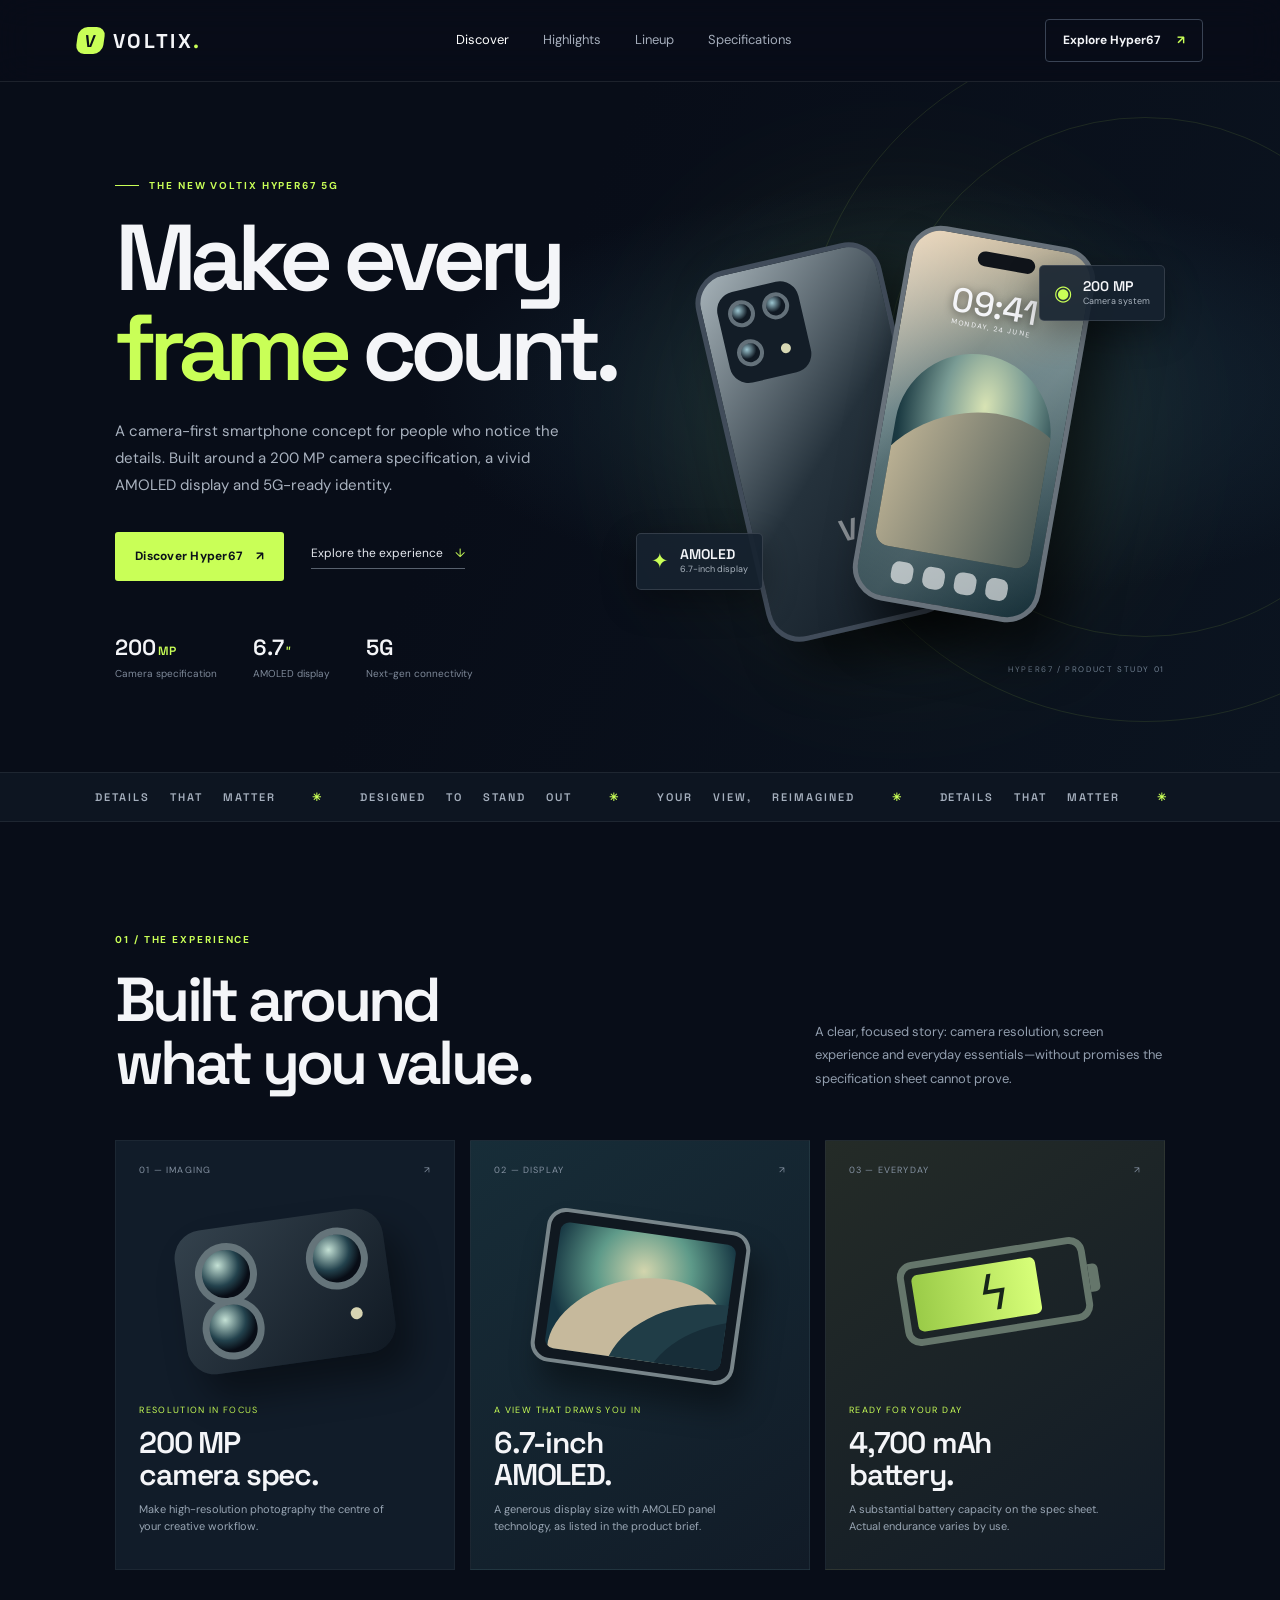
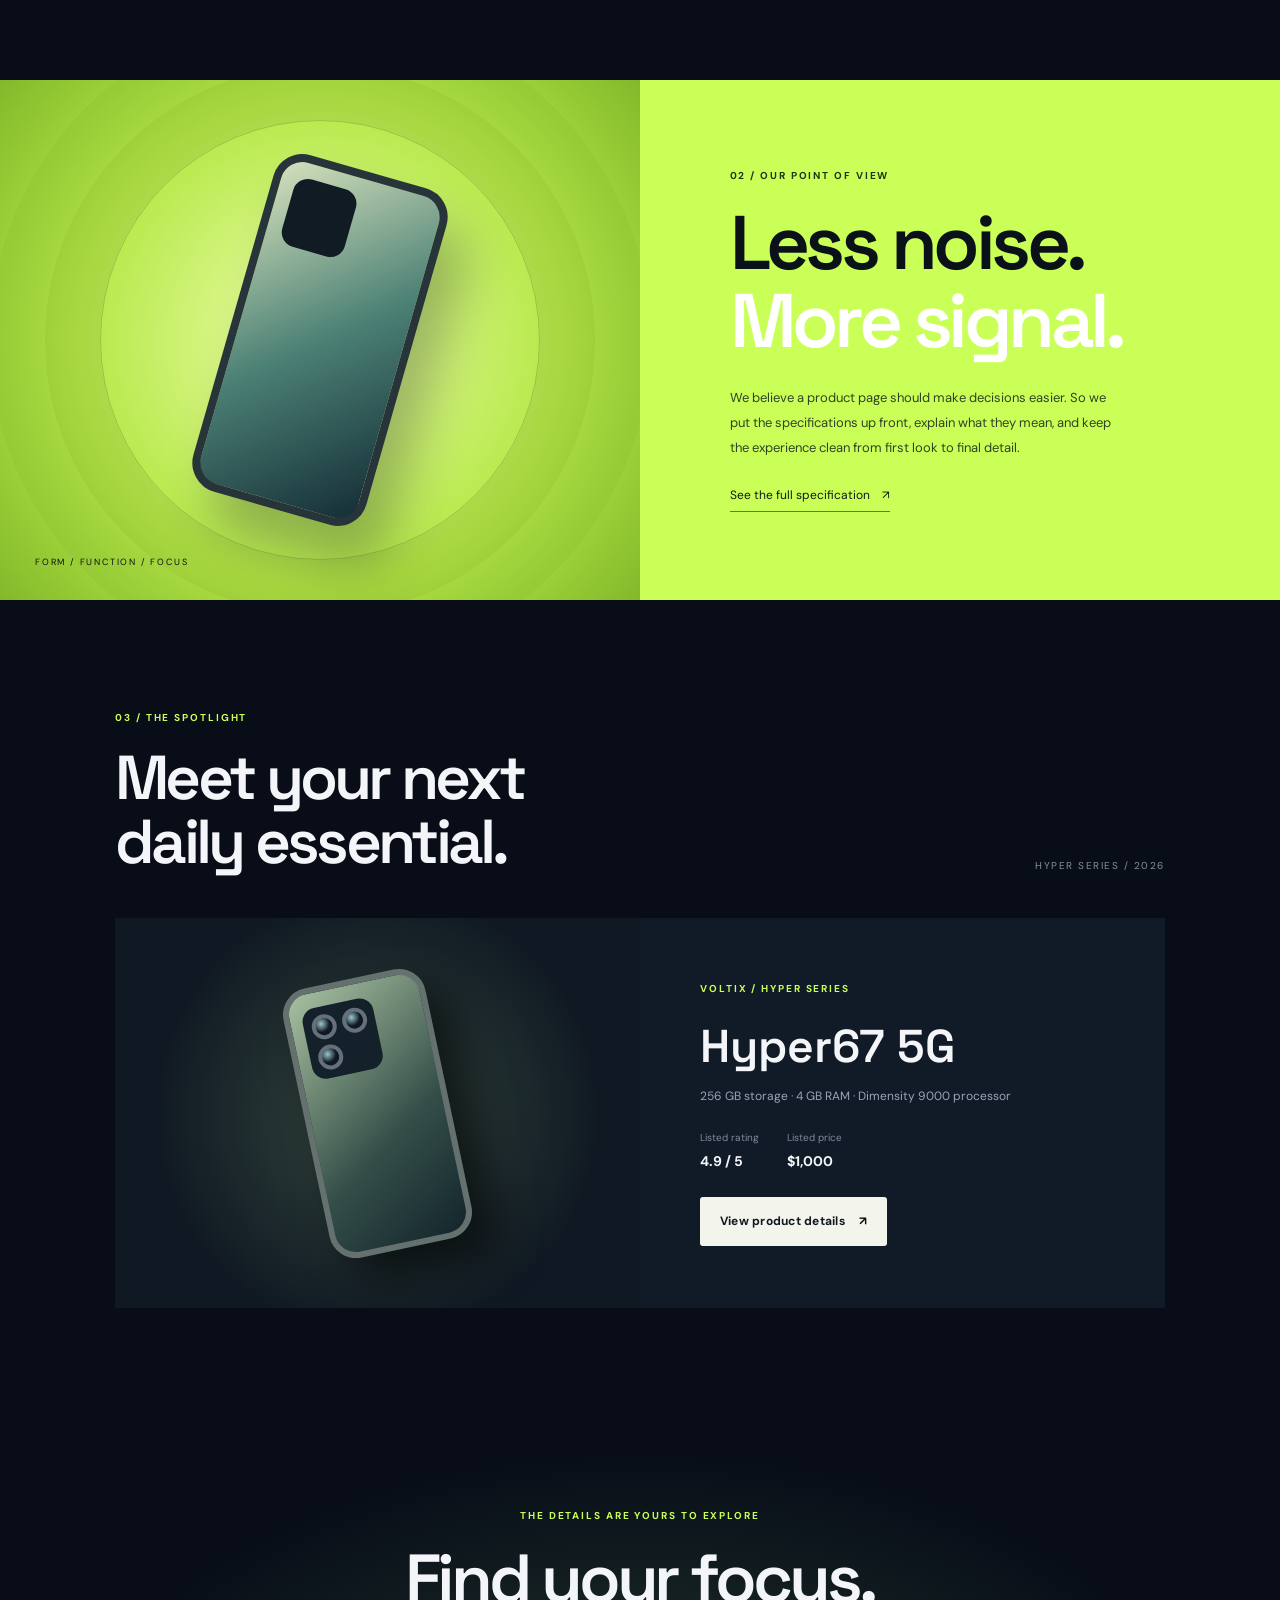
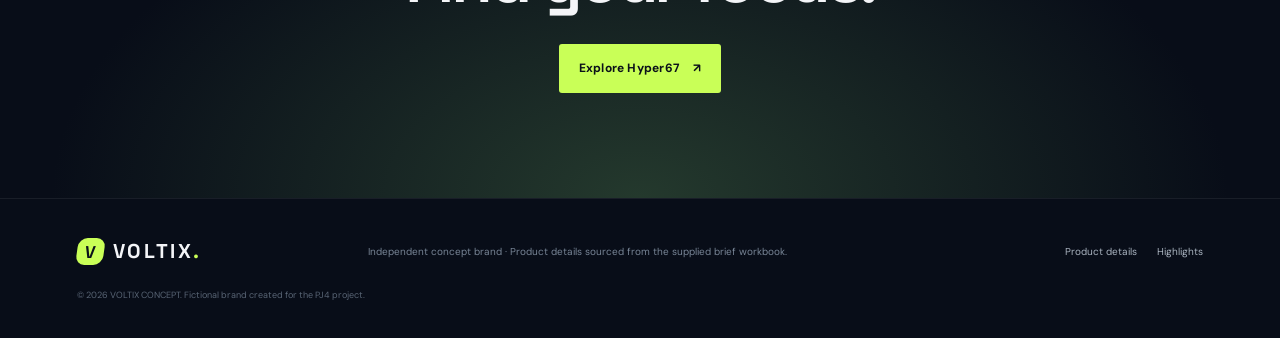
<file: index.html>
<!DOCTYPE html>
<html lang="en">
<head>
  <meta charset="UTF-8"><meta name="viewport" content="width=device-width, initial-scale=1">
  <meta name="theme-color" content="#080d18">
  <meta name="description" content="Meet the Voltix Hyper67 5G. A camera-first smartphone concept built around the specifications in the PJ4 product brief.">
  <title>VOLTIX — Make every frame count</title>
  <link rel="preconnect" href="https://fonts.googleapis.com"><link rel="preconnect" href="https://fonts.gstatic.com" crossorigin>
  <link href="https://fonts.googleapis.com/css2?family=DM+Sans:wght@400;500;600;700&family=Space+Grotesk:wght@400;500;600;700&display=swap" rel="stylesheet">
  <link rel="stylesheet" href="styles.css">
</head>
<body>
<header class="site-header">
  <a class="wordmark" href="index.html"><span class="brand-mark">V</span> VOLTIX<span class="wordmark-dot">.</span></a>
  <button class="menu-toggle" aria-label="Open menu" aria-expanded="false">☰</button>
  <nav class="main-nav"><a class="active" href="index.html">Discover</a><a href="#highlights">Highlights</a><a href="#lineup">Lineup</a><a href="product.html">Specifications</a></nav>
  <a class="nav-cta" href="product.html">Explore Hyper67 <span>↗</span></a>
</header>
<main>
  <section class="hero">
    <div class="hero-orbit orbit-one"></div><div class="hero-orbit orbit-two"></div>
    <div class="hero-copy">
      <p class="eyebrow"><span class="eyebrow-line"></span> THE NEW VOLTIX HYPER67 5G</p>
      <h1>Make every<br><em>frame</em> count.</h1>
      <p class="hero-sub">A camera-first smartphone concept for people who notice the details. Built around a 200 MP camera specification, a vivid AMOLED display and 5G-ready identity.</p>
      <div class="hero-actions"><a class="button button-primary" href="product.html">Discover Hyper67 <span>↗</span></a><a class="text-link" href="#highlights">Explore the experience <span>↓</span></a></div>
      <div class="hero-proof"><div><strong>200<span>MP</span></strong><small>Camera specification</small></div><div><strong>6.7<span>″</span></strong><small>AMOLED display</small></div><div><strong>5G</strong><small>Next-gen connectivity</small></div></div>
    </div>
    <div class="hero-visual" aria-label="Abstract product render of a dark smartphone">
      <div class="visual-glow"></div><div class="phone phone-back"><div class="camera-island"><i></i><i></i><i></i><b></b></div><span class="phone-logo">V</span></div>
      <div class="phone phone-front"><div class="screen-shine"></div><div class="screen-time">09:41</div><div class="screen-date">MONDAY, 24 JUNE</div><div class="screen-wallpaper"><span></span></div><div class="screen-dock"><i></i><i></i><i></i><i></i></div><div class="dynamic-island"></div></div>
      <div class="float-tag tag-camera"><span class="tag-icon">◉</span><div><b>200 MP</b><small>Camera system</small></div></div>
      <div class="float-tag tag-display"><span class="tag-icon">✦</span><div><b>AMOLED</b><small>6.7-inch display</small></div></div>
      <div class="visual-caption">HYPER67 / PRODUCT STUDY 01</div>
    </div>
  </section>
  <section class="ticker"><div>DETAILS THAT MATTER <span>✳</span> DESIGNED TO STAND OUT <span>✳</span> YOUR VIEW, REIMAGINED <span>✳</span> DETAILS THAT MATTER <span>✳</span></div></section>
  <section class="section highlights" id="highlights">
    <div class="section-heading"><div><p class="eyebrow">01 / THE EXPERIENCE</p><h2>Built around<br>what you value.</h2></div><p class="section-intro">A clear, focused story: camera resolution, screen experience and everyday essentials—without promises the specification sheet cannot prove.</p></div>
    <div class="feature-grid">
      <article class="feature-card feature-camera"><div class="feature-top"><span>01 — IMAGING</span><span>↗</span></div><div class="camera-art"><div class="lens lens-a"></div><div class="lens lens-b"></div><div class="lens lens-c"></div><div class="lens-flare"></div></div><div><p class="feature-kicker">RESOLUTION IN FOCUS</p><h3>200 MP<br>camera spec.</h3><p>Make high-resolution photography the centre of your creative workflow.</p></div></article>
      <article class="feature-card feature-screen"><div class="feature-top"><span>02 — DISPLAY</span><span>↗</span></div><div class="screen-art"><div class="screen-art-inner"><span></span><span></span><span></span></div></div><div><p class="feature-kicker">A VIEW THAT DRAWS YOU IN</p><h3>6.7-inch<br>AMOLED.</h3><p>A generous display size with AMOLED panel technology, as listed in the product brief.</p></div></article>
      <article class="feature-card feature-power"><div class="feature-top"><span>03 — EVERYDAY</span><span>↗</span></div><div class="battery-art"><div class="battery-shape"><div></div></div><span class="bolt">ϟ</span></div><div><p class="feature-kicker">READY FOR YOUR DAY</p><h3>4,700 mAh<br>battery.</h3><p>A substantial battery capacity on the spec sheet. Actual endurance varies by use.</p></div></article>
    </div>
  </section>
  <section class="manifesto"><div class="manifesto-art"><div class="mini-phone"></div><div class="manifesto-ring"></div><span class="manifesto-label">FORM / FUNCTION / FOCUS</span></div><div class="manifesto-copy"><p class="eyebrow">02 / OUR POINT OF VIEW</p><h2>Less noise.<br><em>More signal.</em></h2><p>We believe a product page should make decisions easier. So we put the specifications up front, explain what they mean, and keep the experience clean from first look to final detail.</p><a class="text-link" href="product.html">See the full specification <span>↗</span></a></div></section>
  <section class="section lineup" id="lineup"><div class="section-heading"><div><p class="eyebrow">03 / THE SPOTLIGHT</p><h2>Meet your next<br>daily essential.</h2></div><span class="lineup-index">HYPER SERIES / 2026</span></div>
    <div class="product-strip"><div class="strip-product"><div class="strip-phone"><div class="strip-cameras"><i></i><i></i><i></i></div></div></div><div class="strip-copy"><p class="eyebrow">VOLTIX / HYPER SERIES</p><h3>Hyper67 5G</h3><p>256 GB storage · 4 GB RAM · Dimensity 9000 processor</p><div class="strip-meta"><span>Listed rating <b>4.9 / 5</b></span><span>Listed price <b>$1,000</b></span></div><a class="button button-light" href="product.html">View product details <span>↗</span></a></div></div>
  </section>
  <section class="closing"><p class="eyebrow">THE DETAILS ARE YOURS TO EXPLORE</p><h2>Find your focus.</h2><a class="button button-primary" href="product.html">Explore Hyper67 <span>↗</span></a></section>
</main>
<footer class="footer"><a class="wordmark" href="index.html"><span class="brand-mark">V</span> VOLTIX<span class="wordmark-dot">.</span></a><p>Independent concept brand · Product details sourced from the supplied brief workbook.</p><div><a href="product.html">Product details</a><a href="#highlights">Highlights</a></div><small>© 2026 VOLTIX CONCEPT. Fictional brand created for the PJ4 project.</small></footer>
<script src="script.js"></script>
</body></html>
</file>
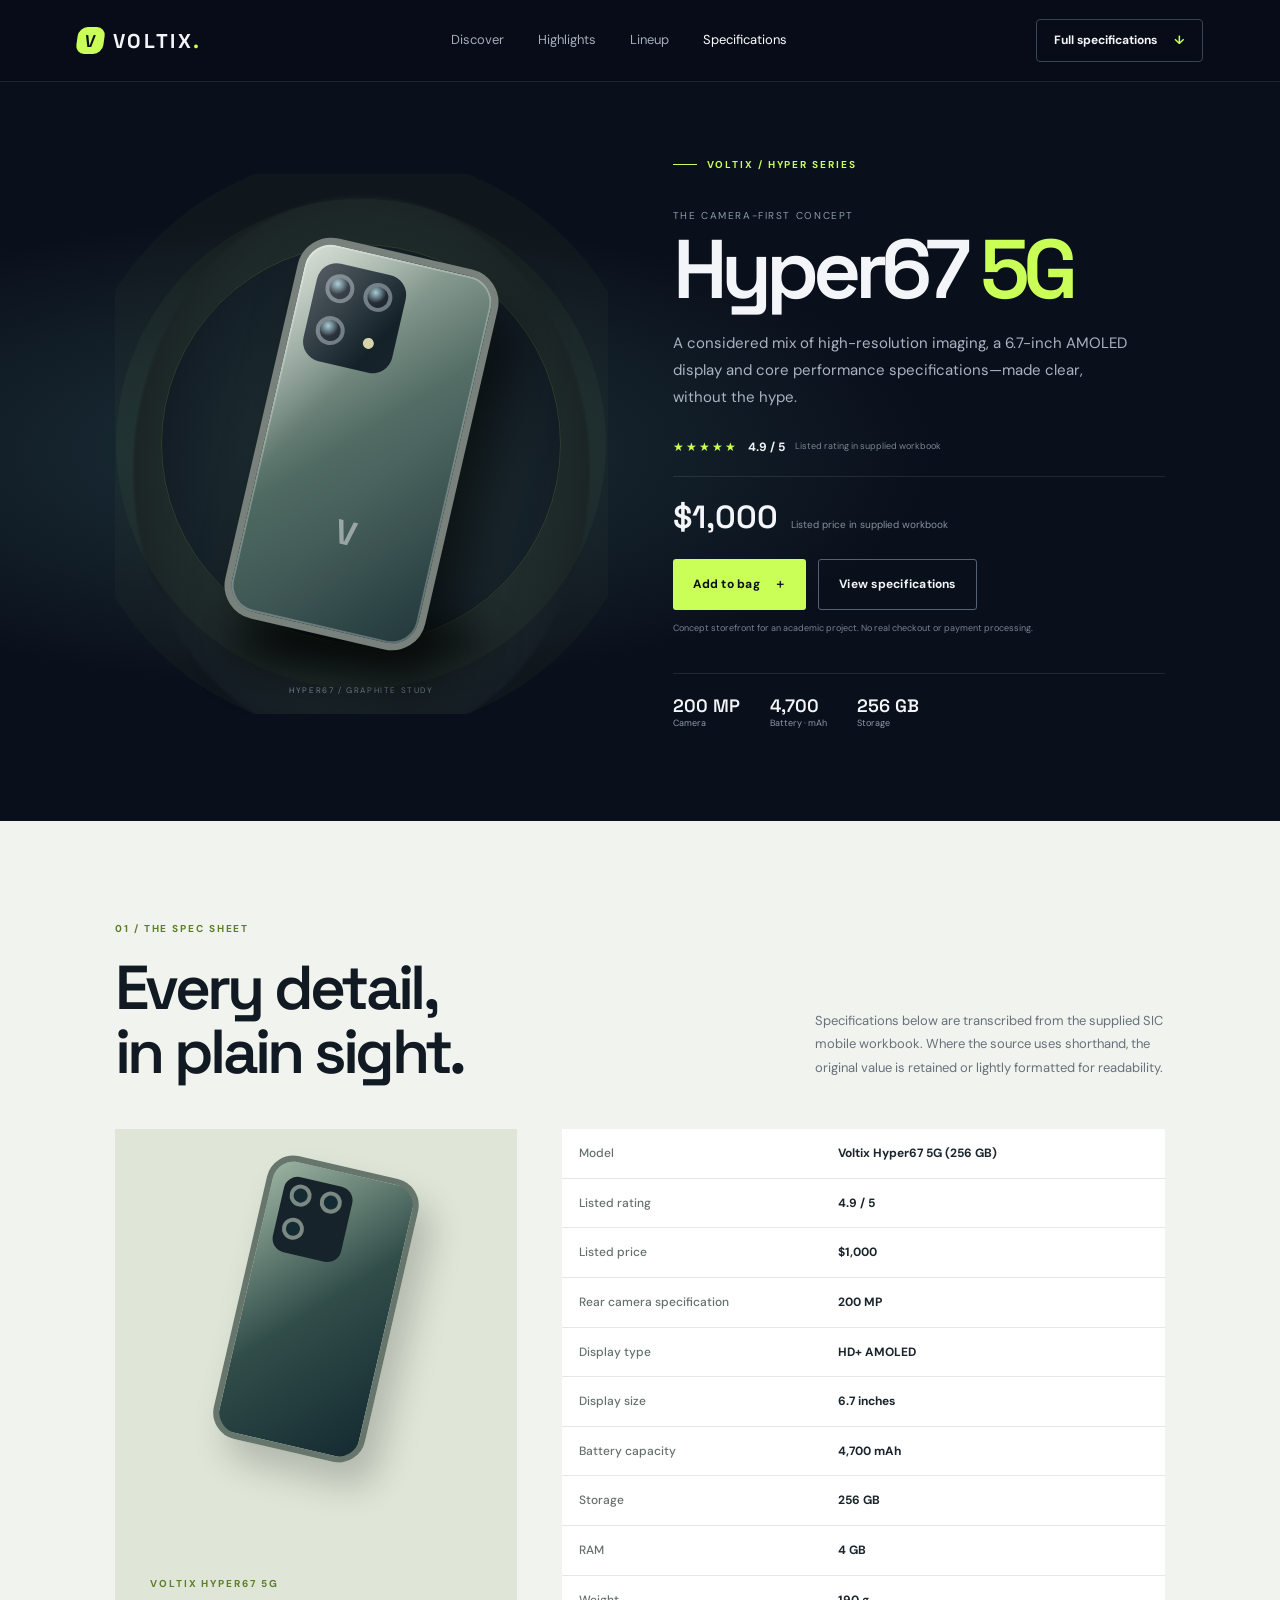
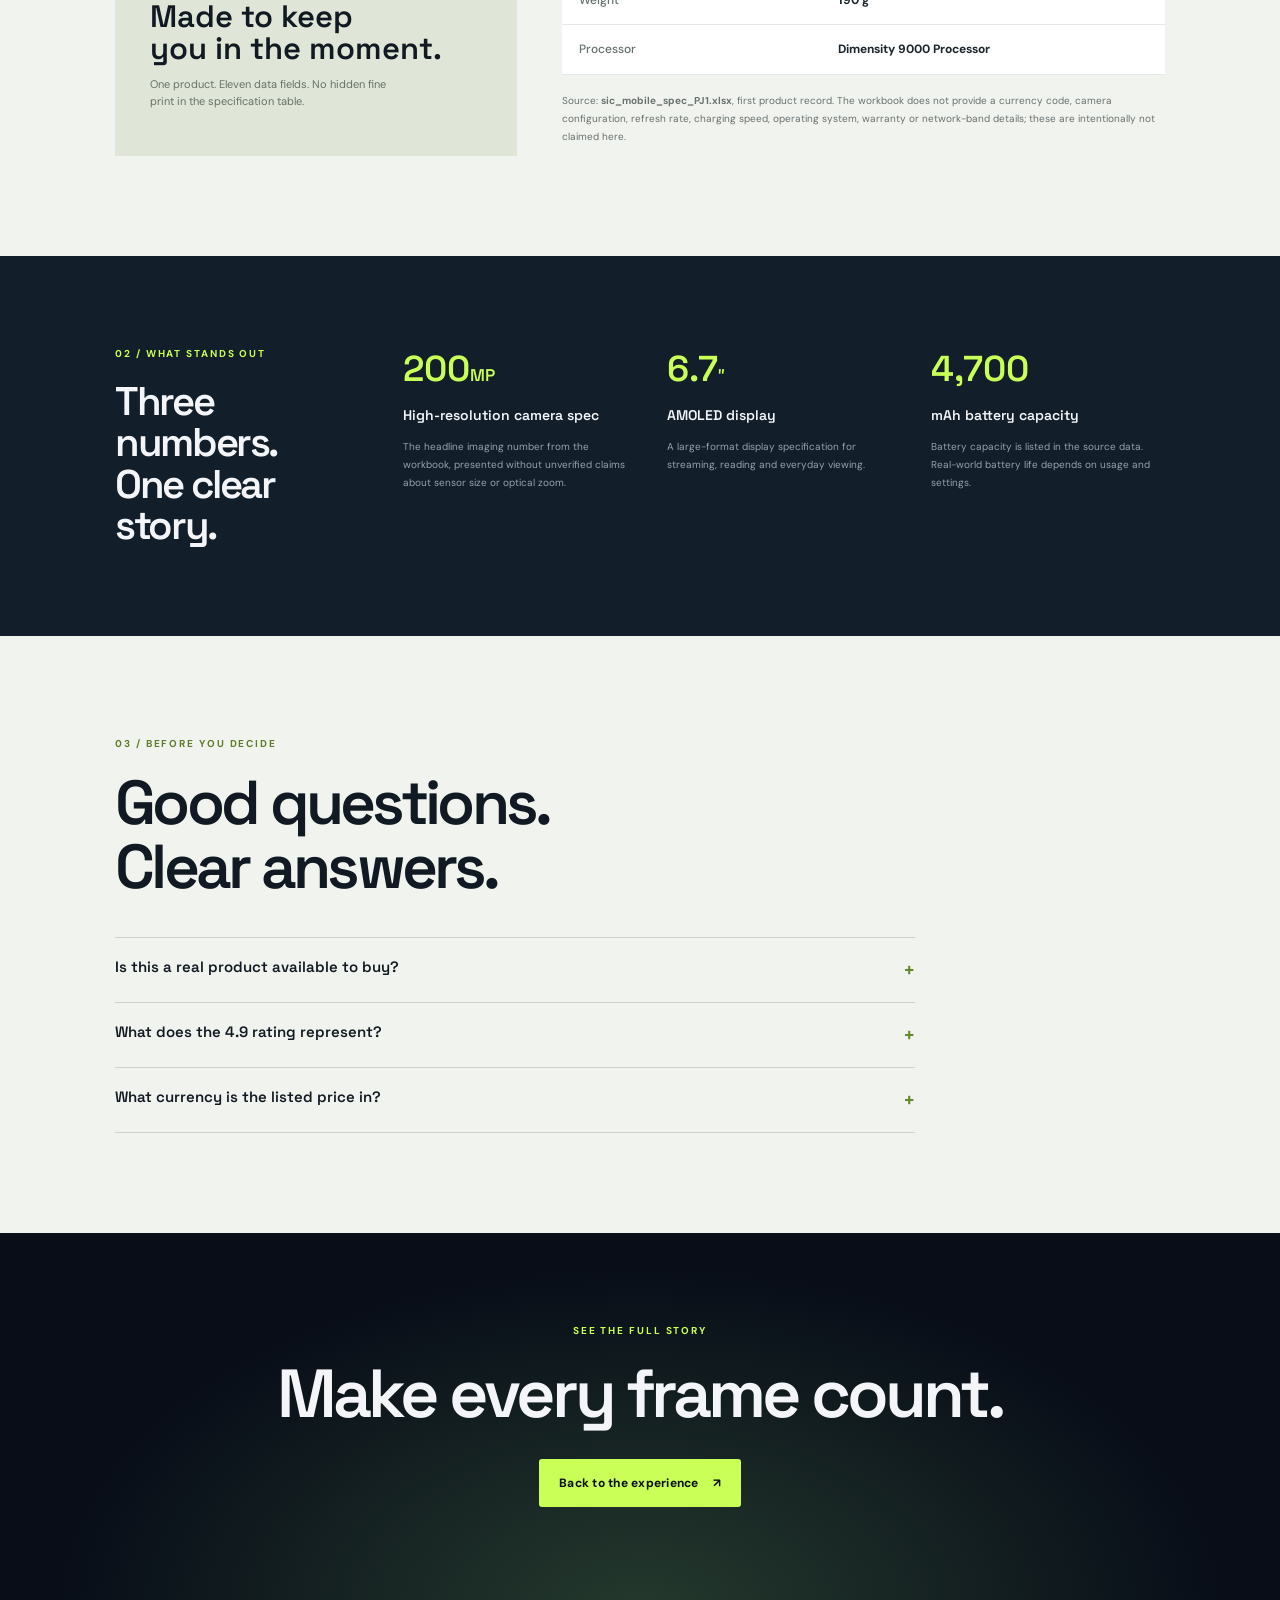
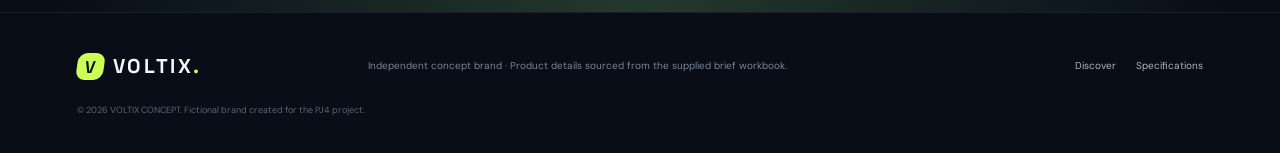
<file: product.html>
<!DOCTYPE html>
<html lang="en"><head><meta charset="UTF-8"><meta name="viewport" content="width=device-width, initial-scale=1"><meta name="theme-color" content="#080d18"><title>Hyper67 5G — Product details | VOLTIX</title><link rel="preconnect" href="https://fonts.googleapis.com"><link rel="preconnect" href="https://fonts.gstatic.com" crossorigin><link href="https://fonts.googleapis.com/css2?family=DM+Sans:wght@400;500;600;700&family=Space+Grotesk:wght@400;500;600;700&display=swap" rel="stylesheet"><link rel="stylesheet" href="styles.css"></head>
<body class="product-page">
<header class="site-header"><a class="wordmark" href="index.html"><span class="brand-mark">V</span> VOLTIX<span class="wordmark-dot">.</span></a><button class="menu-toggle" aria-label="Open menu" aria-expanded="false">☰</button><nav class="main-nav"><a href="index.html">Discover</a><a href="index.html#highlights">Highlights</a><a href="index.html#lineup">Lineup</a><a class="active" href="product.html">Specifications</a></nav><a class="nav-cta" href="#specifications">Full specifications <span>↓</span></a></header>
<main>
<section class="product-hero">
 <div class="product-visual"><div class="product-halo"></div><div class="product-device"><div class="device-camera"><span></span><span></span><span></span><i></i></div><b>V</b></div><div class="device-shadow"></div><span class="visual-note">HYPER67 / GRAPHITE STUDY</span></div>
 <div class="product-intro"><p class="eyebrow"><span class="eyebrow-line"></span> VOLTIX / HYPER SERIES</p><p class="product-overline">THE CAMERA-FIRST CONCEPT</p><h1>Hyper67 <em>5G</em></h1><p class="product-lede">A considered mix of high-resolution imaging, a 6.7-inch AMOLED display and core performance specifications—made clear, without the hype.</p><div class="rating-line"><span class="stars">★★★★★</span><b>4.9 / 5</b><small>Listed rating in supplied workbook</small></div><div class="price-line"><strong>$1,000</strong><span>Listed price in supplied workbook</span></div><div class="buy-actions"><button class="button button-primary add-bag">Add to bag <span>＋</span></button><a class="button button-outline" href="#specifications">View specifications</a></div><p class="micro-note">Concept storefront for an academic project. No real checkout or payment processing.</p><div class="quick-specs"><div><b>200 MP</b><small>Camera</small></div><div><b>4,700</b><small>Battery · mAh</small></div><div><b>256 GB</b><small>Storage</small></div></div></div>
</section>
<section class="spec-section" id="specifications"><div class="section-heading"><div><p class="eyebrow">01 / THE SPEC SHEET</p><h2>Every detail,<br>in plain sight.</h2></div><p class="section-intro">Specifications below are transcribed from the supplied SIC mobile workbook. Where the source uses shorthand, the original value is retained or lightly formatted for readability.</p></div>
<div class="spec-layout"><div class="spec-feature"><div class="spec-feature-phone"><div class="spec-feature-cam"><i></i><i></i><i></i></div></div><p class="eyebrow">VOLTIX HYPER67 5G</p><h3>Made to keep<br>you in the moment.</h3><p>One product. Eleven data fields. No hidden fine print in the specification table.</p></div>
<div class="spec-table-wrap"><table class="spec-table"><tbody>
<tr><th>Model</th><td>Voltix Hyper67 5G (256 GB)</td></tr><tr><th>Listed rating</th><td>4.9 / 5</td></tr><tr><th>Listed price</th><td>$1,000</td></tr><tr><th>Rear camera specification</th><td>200 MP</td></tr><tr><th>Display type</th><td>HD+ AMOLED</td></tr><tr><th>Display size</th><td>6.7 inches</td></tr><tr><th>Battery capacity</th><td>4,700 mAh</td></tr><tr><th>Storage</th><td>256 GB</td></tr><tr><th>RAM</th><td>4 GB</td></tr><tr><th>Weight</th><td>190 g</td></tr><tr><th>Processor</th><td>Dimensity 9000 Processor</td></tr>
</tbody></table><p class="source-note">Source: <strong>sic_mobile_spec_PJ1.xlsx</strong>, first product record. The workbook does not provide a currency code, camera configuration, refresh rate, charging speed, operating system, warranty or network-band details; these are intentionally not claimed here.</p></div></div>
</section>
<section class="benefit-band"><div><p class="eyebrow">02 / WHAT STANDS OUT</p><h2>Three numbers.<br>One clear story.</h2></div><div class="benefit"><b>200<span>MP</span></b><h3>High-resolution camera spec</h3><p>The headline imaging number from the workbook, presented without unverified claims about sensor size or optical zoom.</p></div><div class="benefit"><b>6.7<span>″</span></b><h3>AMOLED display</h3><p>A large-format display specification for streaming, reading and everyday viewing.</p></div><div class="benefit"><b>4,700</b><h3>mAh battery capacity</h3><p>Battery capacity is listed in the source data. Real-world battery life depends on usage and settings.</p></div></section>
<section class="faq-section"><p class="eyebrow">03 / BEFORE YOU DECIDE</p><h2>Good questions.<br>Clear answers.</h2><div class="faq-list"><details><summary>Is this a real product available to buy?</summary><p>This is a concept launch website built for the PJ4 assignment using a fictional brand identity and the provided product specification workbook. The page does not process orders.</p></details><details><summary>What does the 4.9 rating represent?</summary><p>It is the rating value recorded in the supplied workbook. The workbook does not include review count, rating methodology or a review source.</p></details><details><summary>What currency is the listed price in?</summary><p>The source workbook contains a price value shown as $1,000. It does not specify the currency code, so this page preserves the dollar symbol as provided.</p></details></div></section>
<section class="closing"><p class="eyebrow">SEE THE FULL STORY</p><h2>Make every frame count.</h2><a class="button button-primary" href="index.html">Back to the experience <span>↗</span></a></section>
</main>
<footer class="footer"><a class="wordmark" href="index.html"><span class="brand-mark">V</span> VOLTIX<span class="wordmark-dot">.</span></a><p>Independent concept brand · Product details sourced from the supplied brief workbook.</p><div><a href="index.html">Discover</a><a href="#specifications">Specifications</a></div><small>© 2026 VOLTIX CONCEPT. Fictional brand created for the PJ4 project.</small></footer>
<div class="toast" role="status" aria-live="polite">Added to your bag — demo interaction only.</div><script src="script.js"></script></body></html>
</file>
<file: styles.css>
*{box-sizing:border-box}html{scroll-behavior:smooth;scroll-padding-top:90px}body{margin:0;background:#080d18;color:#f4f5f8;font-family:"DM Sans",sans-serif;line-height:1.55}a{color:inherit;text-decoration:none}button{font:inherit}.site-header{height:82px;padding:0 clamp(22px,6vw,92px);display:flex;align-items:center;justify-content:space-between;border-bottom:1px solid rgba(255,255,255,.09);position:sticky;top:0;z-index:20;background:rgba(8,13,24,.88);backdrop-filter:blur(18px)}.wordmark{font:700 20px "Space Grotesk",sans-serif;letter-spacing:.13em;display:flex;align-items:center;gap:9px}.brand-mark{width:27px;height:27px;border-radius:9px;background:#c9ff57;color:#09111a;display:inline-grid;place-items:center;font-size:17px;letter-spacing:0;transform:skew(-8deg)}.wordmark-dot{color:#c9ff57;margin-left:-9px}.main-nav{display:flex;gap:34px;color:#a5adbb;font-size:13px}.main-nav a{transition:color .2s}.main-nav a:hover,.main-nav a.active{color:#fff}.nav-cta{font-size:12px;font-weight:700;border:1px solid #394354;padding:11px 17px;border-radius:4px}.nav-cta span,.button span{margin-left:14px;color:#c9ff57}.menu-toggle{display:none;background:none;color:#fff;border:0;font-size:24px}.hero{min-height:690px;padding:75px clamp(22px,9vw,140px) 70px;display:grid;grid-template-columns:1fr 1fr;align-items:center;overflow:hidden;position:relative;background:radial-gradient(ellipse at 73% 45%,#172b39 0,transparent 39%),linear-gradient(115deg,#080d18 40%,#0b1420)}.hero-copy{position:relative;z-index:2;max-width:580px}.eyebrow{font-size:10px;letter-spacing:.19em;font-weight:700;color:#c9ff57;margin:0 0 20px;display:flex;align-items:center;gap:10px}.eyebrow-line{width:24px;height:1px;background:#c9ff57}.hero h1,.product-intro h1{font:600 clamp(58px,7.3vw,100px)/.96 "Space Grotesk",sans-serif;letter-spacing:-.075em;margin:0 0 26px}.hero h1 em,.product-intro h1 em,.manifesto-copy h2 em{font-style:normal;color:#c9ff57}.hero-sub,.product-lede{font-size:15px;color:#aab3c0;max-width:470px;line-height:1.8}.hero-actions{display:flex;align-items:center;gap:27px;margin:33px 0 52px}.button{border:0;cursor:pointer;display:inline-flex;align-items:center;justify-content:center;padding:15px 20px;font-size:12px;font-weight:700;letter-spacing:.02em;border-radius:3px;transition:transform .2s,background .2s}.button:hover{transform:translateY(-3px)}.button-primary{background:#c9ff57;color:#0b1119}.button-primary span{color:#0b1119}.text-link{font-size:12px;color:#e6e9ef;border-bottom:1px solid #58616e;padding-bottom:6px}.text-link span{color:#c9ff57;margin-left:9px}.hero-proof{display:flex;gap:36px}.hero-proof div{display:flex;flex-direction:column}.hero-proof strong{font:600 22px "Space Grotesk"}.hero-proof strong span{font-size:12px;color:#c9ff57;margin-left:2px}.hero-proof small{font-size:10px;color:#7e8999;margin-top:5px}.hero-visual{height:520px;position:relative;display:grid;place-items:center}.visual-glow{position:absolute;width:410px;height:410px;border-radius:50%;background:#b4e94c;opacity:.1;filter:blur(85px)}.hero-orbit{position:absolute;border:1px solid rgba(201,255,87,.1);border-radius:50%;pointer-events:none}.orbit-one{width:690px;height:690px;right:-210px;top:-50px}.orbit-two{width:520px;height:520px;right:-125px;top:35px}.phone{position:absolute;width:190px;height:380px;border:5px solid #414c5a;border-radius:34px;box-shadow:25px 28px 50px #0009;overflow:hidden}.phone-back{background:linear-gradient(135deg,#a7b3b9,#25323c 52%,#101923);transform:translate(-78px,12px) rotate(-13deg);z-index:1}.camera-island{position:absolute;top:18px;left:15px;width:83px;height:93px;background:#131d27;border-radius:19px;padding:10px;display:grid;grid-template-columns:1fr 1fr;gap:7px}.camera-island i,.strip-cameras i,.device-camera span{display:block;border:4px solid #64717a;background:radial-gradient(circle at 35% 30%,#9cc5d0,#101923 52%);border-radius:50%;width:27px;height:27px}.camera-island b{width:10px;height:10px;background:#d7d8b4;border-radius:50%;align-self:center;justify-self:center}.phone-logo{position:absolute;bottom:75px;left:85px;color:#ffffff77;font:700 30px "Space Grotesk"}.phone-front{background:linear-gradient(155deg,#e4c8a2,#667f83 42%,#152e37);transform:translate(72px,-6px) rotate(10deg);z-index:2;border-color:#68727b}.screen-shine{position:absolute;inset:0;background:linear-gradient(120deg,#ffffff55,transparent 37%,#ffffff18 60%,transparent)}.screen-time{position:absolute;top:44px;width:100%;text-align:center;font:500 34px "Space Grotesk";text-shadow:0 2px 9px #0008}.screen-date{position:absolute;top:83px;width:100%;text-align:center;font-size:7px;letter-spacing:.2em}.screen-wallpaper{position:absolute;inset:115px 12px 50px;border-radius:90px 90px 16px 16px;background:radial-gradient(ellipse at 55% 25%,#d8e3b4,#799b94 35%,#1b3a42 70%,#111d2a);overflow:hidden}.screen-wallpaper span{position:absolute;bottom:-35px;left:-25px;width:220px;height:180px;border-radius:50%;background:linear-gradient(130deg,#d8c7a3,#263d43);transform:rotate(-25deg)}.screen-dock{position:absolute;bottom:15px;left:34px;display:flex;gap:10px}.screen-dock i{width:22px;height:22px;background:#ffffff9c;border-radius:8px}.dynamic-island{position:absolute;top:13px;left:65px;width:58px;height:15px;border-radius:20px;background:#10141a}.float-tag{position:absolute;z-index:4;display:flex;align-items:center;gap:11px;background:#172330e8;border:1px solid #ffffff20;padding:11px 14px;border-radius:5px;box-shadow:0 12px 35px #0005}.float-tag b,.float-tag small{display:block}.float-tag b{font:600 14px "Space Grotesk"}.float-tag small{font-size:9px;color:#aab4bf}.tag-icon{color:#c9ff57;font-size:21px}.tag-camera{top:95px;right:0}.tag-display{bottom:100px;left:-4px}.visual-caption{position:absolute;bottom:14px;right:0;font-size:8px;letter-spacing:.2em;color:#718092}.ticker{overflow:hidden;border-block:1px solid #ffffff12;background:#0d1521;padding:17px 0;color:#a5afbd;font:600 11px "Space Grotesk";letter-spacing:.18em;white-space:nowrap}.ticker div{word-spacing:15px;text-align:center}.ticker span{color:#c9ff57;margin:0 17px}.section{padding:110px clamp(22px,9vw,140px)}.section-heading{display:flex;justify-content:space-between;align-items:end;margin-bottom:45px}.section-heading h2,.manifesto-copy h2,.closing h2,.spec-section h2,.benefit-band h2,.faq-section h2{font:600 clamp(40px,5vw,62px)/1.03 "Space Grotesk";letter-spacing:-.06em;margin:0}.section-intro{max-width:350px;color:#929eae;font-size:13px;line-height:1.8;margin:0 0 5px}.feature-grid{display:grid;grid-template-columns:repeat(3,1fr);gap:15px}.feature-card{min-height:430px;padding:23px;background:#111c29;border:1px solid #ffffff0c;position:relative;overflow:hidden;display:flex;flex-direction:column;justify-content:space-between}.feature-card h3{font:600 30px/1.05 "Space Grotesk";letter-spacing:-.04em;margin:9px 0}.feature-card p:not(.feature-kicker){font-size:11px;color:#98a5b3;max-width:260px}.feature-top{display:flex;justify-content:space-between;color:#8592a2;font-size:9px;letter-spacing:.13em}.feature-kicker{color:#c9ff57;font-size:9px;letter-spacing:.15em;margin:0}.camera-art{height:145px;position:relative;margin:15px auto;width:210px;background:linear-gradient(135deg,#34424d,#101923);border-radius:28px;transform:rotate(-8deg);box-shadow:15px 25px 35px #0006}.lens{position:absolute;border-radius:50%;border:7px solid #65747a;background:radial-gradient(circle at 35% 30%,#c4e1d5,#23424d 45%,#080d16 68%);width:62px;height:62px}.lens-a{top:16px;left:18px}.lens-b{top:16px;right:18px}.lens-c{bottom:12px;left:18px}.lens-flare{position:absolute;right:31px;bottom:35px;width:12px;height:12px;background:#d7d4b2;border-radius:50%}.feature-screen{background:linear-gradient(145deg,#172d38,#111b27)}.screen-art{height:155px;width:205px;margin:10px auto 0;padding:10px;border:4px solid #78858a;border-radius:19px;transform:rotate(8deg);background:#101820;box-shadow:12px 22px 30px #0006}.screen-art-inner{height:100%;border-radius:9px;background:radial-gradient(ellipse at 50% 30%,#d3d5ad,#5e9a89 38%,#153441 76%);position:relative;overflow:hidden}.screen-art-inner span{position:absolute;bottom:-40px;width:180px;height:120px;background:#c6b99c;border-radius:50%;transform:rotate(-20deg)}.screen-art-inner span:nth-child(2){left:60px;bottom:-58px;background:#203d47}.screen-art-inner span:nth-child(3){left:100px;bottom:-70px;background:#172d38}.feature-power{background:linear-gradient(145deg,#242b27,#111b27)}.battery-art{height:155px;display:grid;place-items:center;position:relative}.battery-shape{width:190px;height:85px;border:7px solid #65766b;border-radius:16px;padding:7px;position:relative;transform:rotate(-9deg)}.battery-shape:after{content:"";position:absolute;right:-17px;top:23px;width:10px;height:28px;background:#65766b;border-radius:0 5px 5px 0}.battery-shape div{height:100%;width:77%;border-radius:6px;background:linear-gradient(90deg,#9acb48,#d8ff79)}.bolt{position:absolute;color:#17251a;font-size:48px;left:calc(50% - 17px);top:43px;transform:rotate(-9deg)}.manifesto{display:grid;grid-template-columns:1fr 1fr;min-height:520px;background:#c9ff57;color:#0b1119}.manifesto-art{position:relative;overflow:hidden;display:grid;place-items:center;background:radial-gradient(circle at 50% 50%,#efffae,#b3e744 60%,#83b82b)}.manifesto-ring{position:absolute;width:440px;height:440px;border:1px solid #18251233;border-radius:50%;box-shadow:0 0 0 55px #1825120b,0 0 0 110px #18251209}.mini-phone{z-index:1;width:180px;height:350px;border:8px solid #27343a;border-radius:30px;background:linear-gradient(140deg,#d5e1bd,#4c8175,#142d36);transform:rotate(16deg);box-shadow:30px 35px 50px #24381d55}.mini-phone:before{content:"";position:absolute;top:15px;left:15px;width:65px;height:70px;background:#101b24;border-radius:15px}.manifesto-label{position:absolute;bottom:30px;left:35px;font-size:9px;letter-spacing:.2em}.manifesto-copy{padding:80px clamp(35px,7vw,100px);display:flex;flex-direction:column;justify-content:center}.manifesto-copy .eyebrow{color:#1d3514}.manifesto-copy h2{font-size:clamp(48px,6vw,76px)}.manifesto-copy h2 em{color:#fff}.manifesto-copy>p:not(.eyebrow){max-width:390px;color:#314323;font-size:13px;line-height:1.9;margin:26px 0}.manifesto-copy .text-link{color:#101b13;border-color:#647d35;align-self:flex-start}.manifesto-copy .text-link span{color:#101b13}.lineup-index{font-size:10px;letter-spacing:.15em;color:#8390a0}.product-strip{display:grid;grid-template-columns:1fr 1fr;background:#111b28;min-height:390px}.strip-product{display:grid;place-items:center;background:radial-gradient(circle,#34483e,#101923 68%);overflow:hidden}.strip-phone{height:275px;width:145px;border:6px solid #64716e;border-radius:27px;background:linear-gradient(145deg,#a8c0a0,#334e48 60%,#14252c);transform:rotate(-12deg);box-shadow:20px 25px 45px #0009;position:relative}.strip-cameras{position:absolute;top:15px;left:12px;display:grid;grid-template-columns:1fr 1fr;gap:6px;padding:8px;background:#14212a;border-radius:14px}.strip-cameras i{width:25px;height:25px}.strip-copy{padding:60px;align-self:center}.strip-copy h3{font:600 46px "Space Grotesk";margin:0 0 8px}.strip-copy>p:not(.eyebrow){color:#98a5b3;font-size:12px}.strip-meta{display:flex;gap:28px;margin:25px 0}.strip-meta span{display:flex;flex-direction:column;color:#7f8b9b;font-size:10px}.strip-meta b{font-size:14px;color:#f4f5f8;margin-top:5px}.button-light{background:#f3f5ed;color:#101820}.button-light span{color:#111}.closing{text-align:center;padding:90px 20px 105px;background:radial-gradient(ellipse at 50% 100%,#24392d,transparent 65%)}.closing .eyebrow{justify-content:center}.closing h2{font-size:clamp(42px,6vw,68px);margin-bottom:30px}.footer{padding:35px clamp(22px,6vw,92px);border-top:1px solid #ffffff12;display:grid;grid-template-columns:1fr 2fr 1fr;gap:20px;align-items:center}.footer p{font-size:10px;color:#788596}.footer>div{display:flex;gap:20px;justify-content:flex-end;font-size:10px;color:#aab4c0}.footer small{grid-column:1/-1;color:#596575;font-size:9px}.product-hero{padding:75px clamp(22px,9vw,140px) 90px;display:grid;grid-template-columns:1fr 1fr;gap:65px;align-items:center;background:radial-gradient(ellipse at 25% 50%,#1c3139,transparent 45%),#0a101b}.product-visual{height:540px;position:relative;display:grid;place-items:center;background:radial-gradient(ellipse at 50% 55%,#273b3a,#101923 65%,transparent 66%);overflow:hidden}.product-halo{position:absolute;width:400px;height:400px;border:1px solid #c9ff5724;border-radius:50%;box-shadow:0 0 0 45px #c9ff5708,0 0 0 90px #c9ff5706}.product-device{height:390px;width:205px;border:7px solid #78817c;border-radius:34px;background:linear-gradient(135deg,#c5d0c3,#4d6860 48%,#172e32);transform:rotate(13deg);position:relative;z-index:1;box-shadow:25px 35px 50px #0009,inset 0 0 0 2px #ffffff44}.product-device:after{content:"";position:absolute;inset:0;background:linear-gradient(120deg,#ffffff55,transparent 34%,#ffffff0c 60%);border-radius:27px}.device-camera{position:absolute;top:17px;left:15px;width:91px;height:100px;background:#142129;border-radius:20px;padding:10px;display:grid;grid-template-columns:1fr 1fr;gap:6px}.device-camera span{width:29px;height:29px;border-width:4px}.device-camera i{width:11px;height:11px;border-radius:50%;background:#d5d3a9;align-self:center;justify-self:center}.product-device>b{position:absolute;bottom:76px;left:90px;color:#ffffff75;font:700 34px "Space Grotesk"}.device-shadow{position:absolute;bottom:54px;width:260px;height:35px;border-radius:50%;background:#0009;filter:blur(17px)}.visual-note{position:absolute;bottom:18px;font-size:8px;letter-spacing:.2em;color:#7e8d9a}.product-intro{max-width:530px}.product-overline{color:#8c99a9;font-size:10px;letter-spacing:.16em;margin:35px 0 7px}.product-intro h1{font-size:clamp(56px,6.5vw,84px);margin-bottom:20px}.product-lede{max-width:460px}.rating-line{display:flex;align-items:center;gap:10px;margin:27px 0 20px;font-size:12px}.stars{color:#c9ff57;letter-spacing:2px}.rating-line small{color:#788697;font-size:9px}.price-line{display:flex;align-items:baseline;gap:13px;border-top:1px solid #ffffff18;padding-top:20px}.price-line strong{font:600 32px "Space Grotesk"}.price-line span{font-size:10px;color:#8490a0}.buy-actions{display:flex;gap:12px;margin:22px 0 12px}.button-outline{border:1px solid #566171;color:#f2f4f7}.button-outline:hover{background:#ffffff0c}.micro-note{font-size:9px;color:#778393}.quick-specs{display:flex;gap:30px;margin-top:37px;border-top:1px solid #ffffff18;padding-top:20px}.quick-specs div{display:flex;flex-direction:column}.quick-specs b{font:600 18px "Space Grotesk"}.quick-specs small{font-size:9px;color:#8d9aaa}.spec-section{padding:100px clamp(22px,9vw,140px);background:#f1f3ef;color:#111a22}.spec-section .eyebrow,.faq-section .eyebrow{color:#5d7d2a}.spec-section .section-intro{color:#67717a}.spec-layout{display:grid;grid-template-columns:.8fr 1.2fr;gap:45px}.spec-feature{padding:35px;background:#dfe6d7;min-height:440px;display:flex;flex-direction:column;justify-content:flex-end;position:relative;overflow:hidden}.spec-feature-phone{position:absolute;width:155px;height:290px;left:50%;top:35px;transform:translateX(-50%) rotate(13deg);border:6px solid #67766d;border-radius:27px;background:linear-gradient(135deg,#9cb4a2,#314d49,#142a31);box-shadow:18px 20px 35px #0003}.spec-feature-cam{position:absolute;top:14px;left:13px;width:70px;height:77px;background:#17232b;border-radius:14px;padding:7px;display:grid;grid-template-columns:1fr 1fr;gap:5px}.spec-feature-cam i{width:22px;height:22px;border:4px solid #7b8982;border-radius:50%;background:#152b34}.spec-feature .eyebrow{margin-bottom:8px}.spec-feature h3{font:600 31px/1.05 "Space Grotesk";margin:0}.spec-feature>p:last-child{font-size:11px;color:#657169;max-width:260px}.spec-table-wrap{align-self:center}.spec-table{width:100%;border-collapse:collapse;background:#fff;font-size:12px}.spec-table th,.spec-table td{padding:15px 17px;text-align:left;border-bottom:1px solid #e5e9e5}.spec-table th{width:43%;color:#64706b;font-weight:500}.spec-table td{font-weight:700;color:#1b252c}.source-note{font-size:10px;line-height:1.8;color:#67716e;margin-top:17px}.benefit-band{padding:90px clamp(22px,9vw,140px);display:grid;grid-template-columns:1.1fr 1fr 1fr 1fr;gap:30px;background:#121e29}.benefit-band h2{font-size:40px}.benefit b{font:600 36px "Space Grotesk";color:#c9ff57}.benefit b span{font-size:17px}.benefit h3{font:600 14px "Space Grotesk"}.benefit p{font-size:10px;color:#96a2b1;line-height:1.8}.faq-section{padding:100px clamp(22px,9vw,140px);background:#f1f3ef;color:#111a22}.faq-section h2{margin-bottom:38px}.faq-list{max-width:800px}.faq-list details{border-top:1px solid #cbd2ca;padding:19px 0}.faq-list details:last-child{border-bottom:1px solid #cbd2ca}.faq-list summary{font:600 15px "Space Grotesk";cursor:pointer;list-style:none;display:flex;justify-content:space-between}.faq-list summary:after{content:"+";color:#658a2e;font-size:20px}.faq-list details[open] summary:after{content:"−"}.faq-list details p{font-size:12px;color:#67716e;max-width:650px;line-height:1.8}.toast{position:fixed;bottom:25px;left:50%;transform:translate(-50%,20px);opacity:0;pointer-events:none;background:#c9ff57;color:#101820;padding:13px 22px;border-radius:4px;font-size:12px;font-weight:700;z-index:50;transition:.25s}.toast.show{opacity:1;transform:translate(-50%,0)}.added{background:#e5f7bd}
@media(max-width:900px){.hero{padding-inline:6vw;grid-template-columns:1fr 1fr}.hero-visual{transform:scale(.86)}.section{padding-inline:6vw}.product-hero{padding-inline:6vw;gap:30px}.spec-section,.benefit-band,.faq-section{padding-inline:6vw}.footer{grid-template-columns:1fr 1fr}.footer p{grid-column:2}.footer>div{grid-column:1/-1;justify-content:flex-start}.benefit-band{grid-template-columns:1fr 1fr}.benefit-band>div:first-child{grid-column:1/-1}}
@media(max-width:650px){.site-header{height:68px;padding-inline:20px}.menu-toggle{display:block}.main-nav{display:none;position:absolute;top:68px;left:0;right:0;padding:20px;background:#0b1320;flex-direction:column;gap:20px;border-bottom:1px solid #ffffff18}.main-nav.nav-open{display:flex}.nav-cta{display:none}.hero{grid-template-columns:1fr;padding:65px 23px 25px}.hero h1{font-size:64px}.hero-visual{height:430px;transform:scale(.9);margin-top:10px}.hero-proof{gap:22px}.section{padding:75px 22px}.section-heading{display:block}.section-intro{margin-top:20px}.feature-grid{grid-template-columns:1fr}.feature-card{min-height:390px}.manifesto{grid-template-columns:1fr}.manifesto-art{min-height:380px}.manifesto-copy{padding:65px 28px}.product-strip{grid-template-columns:1fr}.strip-product{min-height:300px}.strip-copy{padding:35px 25px 45px}.product-hero{grid-template-columns:1fr;padding:35px 22px 65px;gap:20px}.product-visual{height:420px}.product-intro h1{font-size:62px}.rating-line{flex-wrap:wrap}.rating-line small{width:100%}.buy-actions{flex-wrap:wrap}.quick-specs{gap:18px}.spec-section,.faq-section{padding:75px 22px}.spec-layout{grid-template-columns:1fr;gap:20px}.spec-feature{min-height:390px}.spec-table th,.spec-table td{padding:12px 10px;font-size:10px}.benefit-band{padding:70px 22px;grid-template-columns:1fr 1fr;gap:22px}.benefit-band h2{font-size:34px}.footer{padding:30px 22px;grid-template-columns:1fr}.footer p,.footer>div{grid-column:1;justify-content:flex-start}.footer small{grid-column:1}.closing{padding:75px 20px}.hero-actions{gap:18px;flex-wrap:wrap}.product-page .footer{grid-template-columns:1fr}}
</file>
